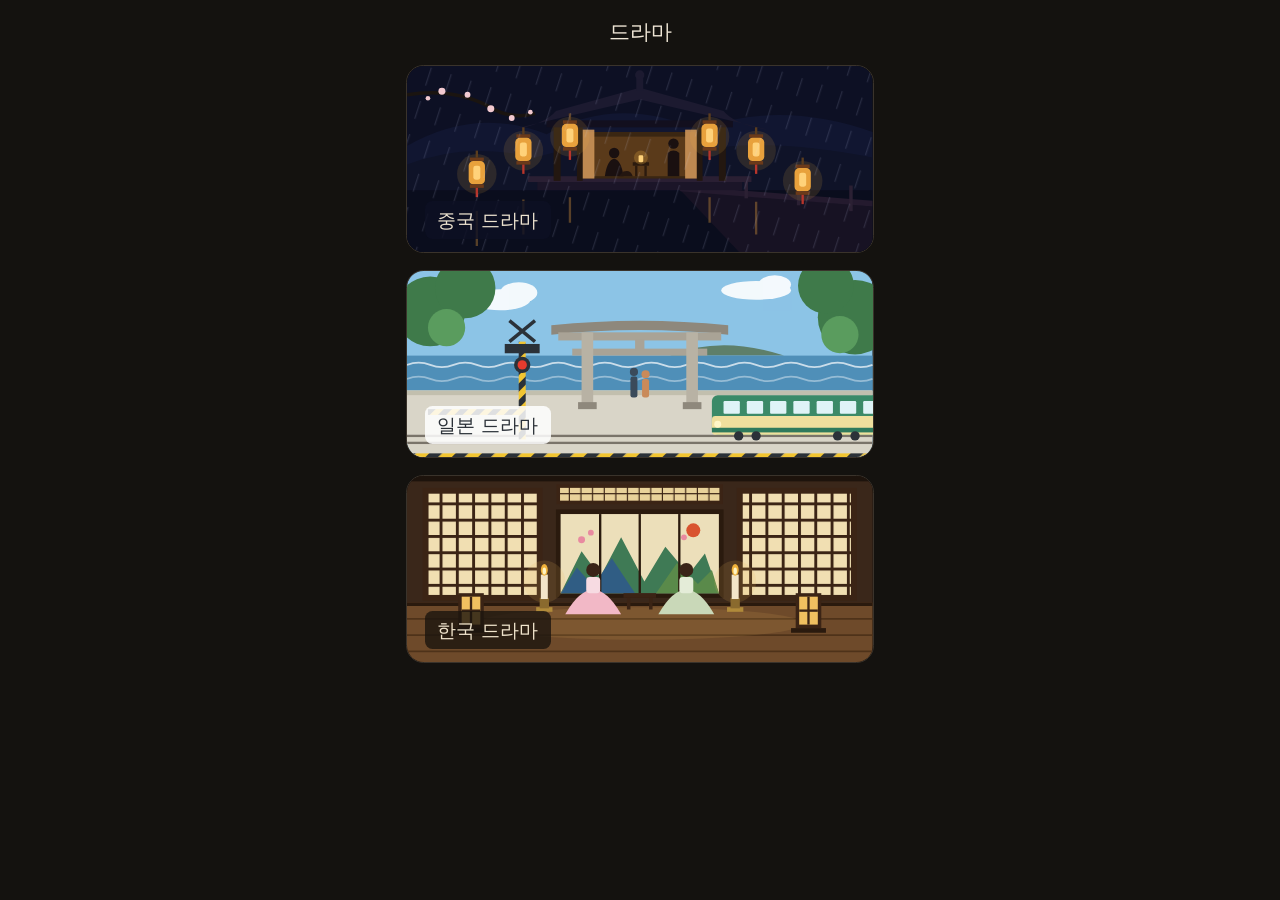
<file: index.html>
<!DOCTYPE html>
<html lang="ko">
<head>
<meta charset="UTF-8">
<meta name="viewport" content="width=device-width, initial-scale=1.0, minimum-scale=1.0, maximum-scale=1.0, user-scalable=no, shrink-to-fit=no, viewport-fit=cover">
<meta name="theme-color" content="#14120f">
<meta name="mobile-web-app-capable" content="yes">
<meta name="apple-mobile-web-app-capable" content="yes">
<meta name="apple-mobile-web-app-status-bar-style" content="black-translucent">
<meta name="apple-mobile-web-app-title" content="드라마">
<meta name="format-detection" content="telephone=no">
<link rel="manifest" href="manifest.json">
<link rel="icon" type="image/png" sizes="192x192" href="icons/icon-192.png">
<link rel="icon" type="image/svg+xml" href="icons/icon.svg">
<link rel="apple-touch-icon" sizes="180x180" href="icons/apple-touch-icon.png">
<script src="js/pwa.js"></script>
<title>나의 드라마</title>
<link rel="stylesheet" href="css/base.css">
<style>
  :root {
    --font-body: -apple-system, "Apple SD Gothic Neo", "Noto Sans KR", "Malgun Gothic", Roboto, system-ui, sans-serif; --font-display: -apple-system, "Apple SD Gothic Neo", "Noto Sans KR", "Malgun Gothic", Roboto, system-ui, sans-serif;
    --bg: #14120f; --header-bg: #14120f; --header-ink: #efe6d6; --ink: #efe6d6; --ink-soft: #9b8f7c;
    --card: #221e19; --field: #2a251f; --line: #3a332b; --accent: #e8a13c; --accent-ink: #1b1207;
    --accent-soft: rgba(232,161,60,.16); --danger: #e0655e; --overlay: rgba(0,0,0,.6); --radius: 10px;
  }
  .site-header h1 { padding: 16px 16px 10px; text-align: center; }
</style>
</head>
<body>
<div class="stage">
<header class="site-header">
  <h1>드라마</h1>
</header>
<main class="home">
  <a class="door cn" href="cn.html"><div class="scene" data-scene="cn"></div><h2>중국 드라마</h2></a>
  <a class="door jp" href="jp.html"><div class="scene" data-scene="jp"></div><h2>일본 드라마</h2></a>
  <a class="door kr" href="kr.html"><div class="scene" data-scene="kr"></div><h2>한국 드라마</h2></a>
</main>
</div>
<script src="js/scenes.js"></script>
</body>
</html>
</file>
<file: css/base.css>
/* 공용 구조 스타일 (모바일 기준). 색은 각 테마 CSS의 변수로.
   글자 크기는 rem, 여백/크기는 px. (js/pwa.js 가 시스템 글꼴 확대를 상쇄) */
/* 카카오톡 인앱 브라우저 확대 대응: 402px 고정 폭으로 그린 뒤 .stage 전체를 zoom 으로 화면 폭에 맞춘다 (js/pwa.js 가 --k 계산) */
*, *::before, *::after {
  box-sizing: border-box;
  -webkit-text-size-adjust: 100% !important;
  text-size-adjust: 100% !important;
}
html {
  --env-top: env(safe-area-inset-top, 0px);
  --env-bottom: env(safe-area-inset-bottom, 0px);
  font-size: 16px;
  background: var(--bg);
  touch-action: manipulation;
  overflow-x: hidden;
}
.stage { width: 402px; margin: 0 auto; min-height: var(--stage-h, 100vh); zoom: var(--k, 1); }
.modal, .toast { zoom: var(--k, 1); }
body {
  margin: 0; min-height: 100vh;
  font-family: var(--font-body);
  font-size: 1rem;
  color: var(--ink);
  background: var(--bg);
  line-height: 1.5;
  -webkit-tap-highlight-color: transparent;
  overflow-x: hidden;
}
a { color: inherit; }
button, input, select, textarea { font: inherit; color: inherit; }
img { display: block; max-width: 100%; }
[hidden] { display: none !important; }
.muted { color: var(--ink-soft); }

/* 헤더: 장면 그림 + 제목/탭 + 장식 띠 */
.site-header { padding-top: var(--safe-top, 0px); background: var(--header-bg); color: var(--header-ink); }
.scene { height: 168px; overflow: hidden; background: var(--header-bg); }
.scene svg { width: 100%; height: 100%; display: block; }
.title-bar { padding: 12px 16px 12px; text-align: center; }
.site-header h1 { font-family: var(--font-display); font-size: 1.05rem; font-weight: 500; margin: 0; line-height: 1.2; }
.site-nav { display: flex; justify-content: center; gap: 6px; margin-top: 10px; }
.site-nav a {
  flex: 1; max-width: 120px; text-decoration: none; padding: 8px 0; border-radius: 999px;
  border: 1px solid var(--line); font-size: .85rem; color: var(--ink-soft); background: var(--card);
}
.site-nav a.current { color: var(--accent-ink); border-color: var(--accent); background: var(--accent); }
.ornament { height: 8px; background: var(--ornament) repeat-x; background-size: auto 8px; }

main { margin: 0 auto; padding: 14px 14px calc(40px + var(--safe-bottom, 0px)); }

/* 로그인 */
.auth-gate { display: grid; place-items: center; padding: 24px 0; }
.auth-card { width: 100%; background: var(--card); border: 1px solid var(--line); border-radius: var(--radius); padding: 22px 18px; display: grid; gap: 12px; }
.auth-card h2 { margin: 0; font-size: 1.1rem; font-weight: 700; }
.auth-err { color: var(--danger); font-size: .85rem; min-height: 1em; margin: 0; }

label { display: grid; gap: 4px; font-size: .85rem; color: var(--ink-soft); }
input, select, textarea {
  width: 100%; padding: 10px 12px; border-radius: 8px; font-size: 1rem;
  border: 1px solid var(--line); background: var(--field); color: var(--ink);
  outline: none; -webkit-appearance: none; appearance: none;
}
select { padding-right: 28px; background-image: none; }
input:focus, select:focus, textarea:focus { border-color: var(--accent); }
textarea { resize: vertical; }
input[type="search"]::-webkit-search-cancel-button { -webkit-appearance: none; }

/* 버튼 */
.btn { border: 1px solid var(--line); background: var(--card); color: var(--ink); padding: 10px 16px; border-radius: 999px; cursor: pointer; white-space: nowrap; font-size: .95rem; }
.btn.primary { background: var(--accent); color: var(--accent-ink); border-color: var(--accent); }
.btn.ghost.active { background: var(--accent-soft); border-color: var(--accent); }
.btn.danger { color: var(--danger); border-color: var(--danger); }
.btn:disabled { opacity: .6; cursor: default; }
.link { background: none; border: 0; padding: 0; cursor: pointer; color: var(--ink-soft); text-decoration: underline; text-underline-offset: 3px; font-size: .85rem; }
.link.danger { color: var(--danger); }

/* 툴바 */
.toolbar { display: grid; gap: 8px; margin-bottom: 10px; }
.chips { display: flex; gap: 6px; overflow-x: auto; padding-bottom: 2px; scrollbar-width: none; }
.chips::-webkit-scrollbar { display: none; }
.chip { flex: 0 0 auto; border: 1px solid var(--line); background: var(--card); padding: 7px 14px; border-radius: 999px; cursor: pointer; font-size: .85rem; color: var(--ink-soft); }
.chip.active { background: var(--accent); color: var(--accent-ink); border-color: var(--accent); }
.toolbar-right { display: flex; gap: 6px; }
.toolbar-right select { flex: 1; min-width: 0; padding: 8px 10px; font-size: .9rem; }
.toolbar-right .btn { padding: 8px 14px; font-size: .9rem; }
.tagbar { display: flex; flex-wrap: wrap; gap: 6px; align-items: center; margin-bottom: 14px; }
.tag { border: 0; background: var(--accent-soft); color: var(--ink); padding: 5px 10px; border-radius: 6px; font-size: .8rem; cursor: pointer; }
.tag small { opacity: .6; }
.tag.active { background: var(--accent); color: var(--accent-ink); }
.tag.static { cursor: default; }

/* 통계 */
.stats { background: var(--card); border: 1px solid var(--line); border-radius: var(--radius); padding: 14px; margin-bottom: 16px; }
.stat-tiles { display: grid; grid-template-columns: repeat(4, 1fr); gap: 6px; margin-bottom: 16px; }
.tile { background: var(--field); border-radius: 10px; padding: 10px 4px; text-align: center; }
.tile b { display: block; font-size: 1.3rem; font-weight: 700; color: var(--accent); line-height: 1.1; }
.tile span { font-size: .7rem; color: var(--ink-soft); }
.stat-row { display: grid; gap: 16px; }
.stats h4 { margin: 0 0 10px; font-size: .85rem; color: var(--ink-soft); font-weight: 500; }
.bars { display: grid; grid-template-columns: repeat(12, 1fr); gap: 3px; height: 110px; align-items: end; }
.bar-col { display: grid; grid-template-rows: 1fr auto; height: 100%; text-align: center; font-size: .65rem; color: var(--ink-soft); }
.bar-fill { align-self: end; background: var(--accent); border-radius: 3px 3px 0 0; min-height: 2px; position: relative; }
.bar-fill em { position: absolute; top: -16px; left: 0; right: 0; font-style: normal; font-size: .65rem; color: var(--ink); }
.top3 ol { margin: 0; padding-left: 20px; display: grid; gap: 6px; }
.top3 li { cursor: pointer; display: flex; justify-content: space-between; gap: 8px; align-items: baseline; }

/* 카드 그리드 */
.grid { display: grid; grid-template-columns: repeat(3, 1fr); gap: 14px 10px; }
.card { background: var(--card); border: 1px solid var(--line); border-radius: var(--radius); overflow: hidden; cursor: pointer; display: flex; flex-direction: column; }
.poster-wrap { position: relative; aspect-ratio: 2 / 3; overflow: hidden; background: var(--field); }
.poster { width: 100%; height: 100%; object-fit: cover; }
.poster.placeholder { display: grid; place-items: center; font-size: 1.6rem; color: var(--accent); background: var(--field); }
.badge { position: absolute; top: 6px; left: 6px; font-size: .65rem; padding: 3px 7px; border-radius: 999px; background: var(--badge-bg); color: var(--badge-ink); }
.status-done .badge { background: var(--accent); color: var(--accent-ink); }
.status-dropped .poster { filter: grayscale(.7); opacity: .8; }
.card-body { padding: 8px 8px 10px; display: grid; gap: 4px; }
.card-body h3 { margin: 0; font-size: .85rem; font-weight: 700; line-height: 1.3; word-break: keep-all; }
.orig { margin: 0; font-size: .7rem; color: var(--ink-soft); }
.prog { display: grid; gap: 3px; }
.prog .bar { height: 4px; background: var(--line); border-radius: 2px; overflow: hidden; }
.prog .bar span { display: block; height: 100%; background: var(--accent); }
.prog small { font-size: .68rem; color: var(--ink-soft); }
.stars { display: inline-flex; align-items: center; gap: 1px; font-size: 1rem; color: var(--star-off); }
.stars.small { font-size: .8rem; }
.stars i { font-style: normal; position: relative; }
.stars i.on { color: var(--star); }
.stars i.half::before { content: "\2605"; position: absolute; left: 0; top: 0; width: 50%; overflow: hidden; color: var(--star); }
.stars b { font-size: .78em; color: var(--ink-soft); margin-left: 4px; font-weight: 500; }
.stars.none { font-size: .7rem; }
.card-tags { display: flex; gap: 4px; flex-wrap: wrap; }
.card-tags span { font-size: .68rem; color: var(--ink-soft); }
.empty { text-align: center; padding: 56px 16px; color: var(--ink-soft); display: grid; gap: 14px; justify-items: center; }
.empty p { margin: 0; }
.nothing { grid-column: 1 / -1; text-align: center; padding: 40px 0; }
.shelf-foot { display: flex; gap: 14px; justify-content: center; flex-wrap: wrap; margin-top: 36px; font-size: .8rem; }

/* 모달 (아래에서 올라오는 시트) */
.modal { position: fixed; inset: 0; background: var(--overlay); display: flex; align-items: flex-end; justify-content: center; z-index: 50; }
.modal-box {
  position: relative; background: var(--card); color: var(--ink); border: 1px solid var(--line); border-bottom: 0;
  border-radius: 16px 16px 0 0; width: 100%; max-width: 560px; max-height: calc(var(--stage-h, 100vh) * .92); overflow-y: auto;
  padding: 20px 16px calc(24px + var(--safe-bottom, 0px)); animation: up .22s ease-out;
}
@keyframes up { from { transform: translateY(24px); opacity: 0; } }
.close { position: absolute; top: 6px; right: 8px; border: 0; background: none; font-size: 1.8rem; cursor: pointer; color: var(--ink-soft); line-height: 1; padding: 6px 10px; }
.detail-grid { display: grid; grid-template-columns: 120px 1fr; gap: 14px; }
.detail-poster .poster { border-radius: 8px; aspect-ratio: 2 / 3; }
.detail-info { min-width: 0; }
.detail-info .badge { position: static; display: inline-block; margin-bottom: 6px; }
.detail-info h2 { margin: 0 0 2px; font-weight: 700; font-size: 1.15rem; line-height: 1.25; word-break: keep-all; padding-right: 28px; }
.detail-info .orig { font-size: .8rem; margin-bottom: 6px; }
.detail-info .prog { margin: 8px 0; }
.meta { display: grid; grid-template-columns: auto 1fr; gap: 4px 12px; margin: 10px 0 0; font-size: .82rem; }
.meta dt { color: var(--ink-soft); }
.meta dd { margin: 0; }
.detail-sections { margin-top: 12px; }
.detail-sections section { margin-top: 14px; }
.detail-sections h4 { margin: 0 0 4px; font-size: .78rem; letter-spacing: .06em; color: var(--accent); font-weight: 700; }
.detail-sections p { margin: 0; font-size: .92rem; white-space: pre-line; }
.quotes blockquote { margin: 8px 0 0; padding: 10px 12px; border-left: 3px solid var(--accent); background: var(--field); border-radius: 0 8px 8px 0; }
.quotes blockquote p { font-size: .95rem; }
.quotes footer { font-size: .75rem; color: var(--ink-soft); margin-top: 4px; }
.detail-actions { display: flex; gap: 8px; margin-top: 20px; }
.detail-actions .btn { flex: 1; }

/* 폼 */
.drama-form h2 { margin: 0 0 14px; font-size: 1.1rem; font-weight: 700; }
.form-grid { display: grid; gap: 14px; }
.poster-col { display: grid; grid-template-columns: 110px 1fr; gap: 14px; align-items: start; }
.fields { display: grid; gap: 10px; }
.row { display: grid; grid-template-columns: repeat(3, 1fr); gap: 8px; }
.row.two { grid-template-columns: 1fr 1fr; }
.poster-drop { aspect-ratio: 2 / 3; border: 2px dashed var(--line); border-radius: 8px; display: grid; place-items: center; cursor: pointer; overflow: hidden; background: var(--field); text-align: center; color: var(--ink-soft); font-size: .85rem; position: relative; }
.poster-drop.over { border-color: var(--accent); }
.poster-drop img { position: absolute; inset: 0; width: 100%; height: 100%; object-fit: cover; }
.rating-input { display: flex; align-items: center; gap: 2px; font-size: 1.9rem; color: var(--star-off); user-select: none; flex-wrap: wrap; }
.rating-input span { position: relative; cursor: pointer; line-height: 1; }
.rating-input span i { position: absolute; top: 0; bottom: 0; width: 50%; }
.rating-input span i.l { left: 0; } .rating-input span i.r { right: 0; }
.rating-input span.on { color: var(--star); }
.rating-input span.half::before { content: "\2605"; position: absolute; left: 0; top: 0; width: 50%; overflow: hidden; color: var(--star); }
.rating-input b { font-size: .95rem; color: var(--ink); margin-left: 6px; min-width: 2em; }
.rating-input .link { font-size: .75rem; margin-left: auto; }
.quotes-edit { border-top: 1px dashed var(--line); padding-top: 10px; display: grid; gap: 8px; }
.quotes-head { display: flex; justify-content: space-between; font-size: .85rem; color: var(--ink-soft); }
.quote-item { display: grid; grid-template-columns: 1fr auto; gap: 6px; background: var(--field); padding: 8px; border-radius: 8px; }
.quote-item textarea { grid-column: 1 / -1; }
.form-actions { display: flex; gap: 8px; margin-top: 16px; }
.form-actions .btn { flex: 1; }

/* 토스트 */
.toast { position: fixed; left: 50%; bottom: calc(24px + var(--safe-bottom, 0px)); transform: translateX(-50%); background: var(--ink); color: var(--bg); padding: 10px 18px; border-radius: 999px; font-size: .85rem; z-index: 99; white-space: nowrap; }
.toast.err { background: var(--danger); color: #fff; }

/* 홈 */
.home { display: grid; gap: 14px; padding-top: 6px; }
.door { position: relative; display: block; height: 150px; text-decoration: none; border-radius: 14px; overflow: hidden; border: 1px solid var(--line); }
.door .scene { position: absolute; inset: 0; height: 100%; }
.door h2 { position: absolute; left: 14px; bottom: 10px; margin: 0; font-family: var(--font-display); font-size: .95rem; font-weight: 500; padding: 4px 10px; border-radius: 6px; }
.door.cn h2 { background: rgba(13, 16, 36, .8); color: #ece2cf; }
.door.jp h2 { background: rgba(255, 255, 255, .85); color: #2b3138; }
.door.kr h2 { background: rgba(27, 20, 14, .8); color: #f0e4cc; }
.card-body h3, .detail-info h2, .drama-form h2, .auth-card h2, .tile b { font-family: var(--font-display); }
</file>
